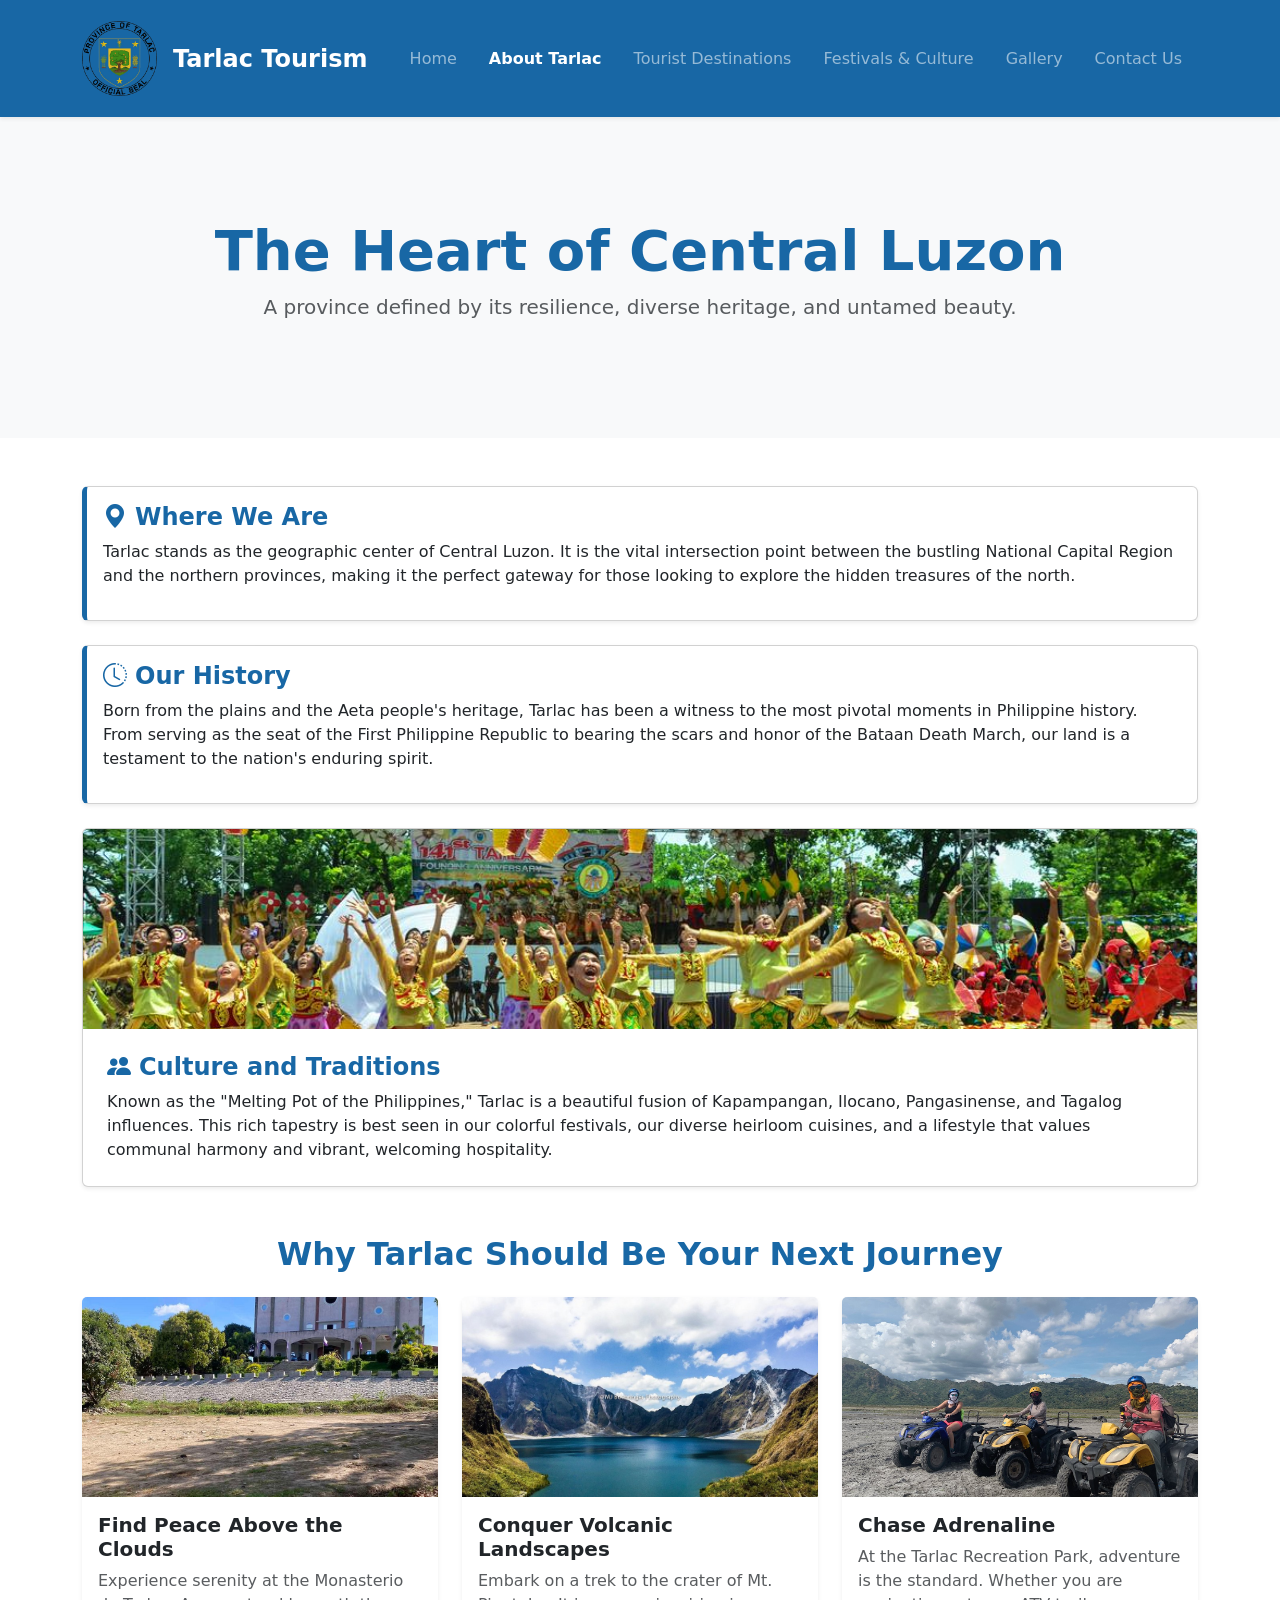
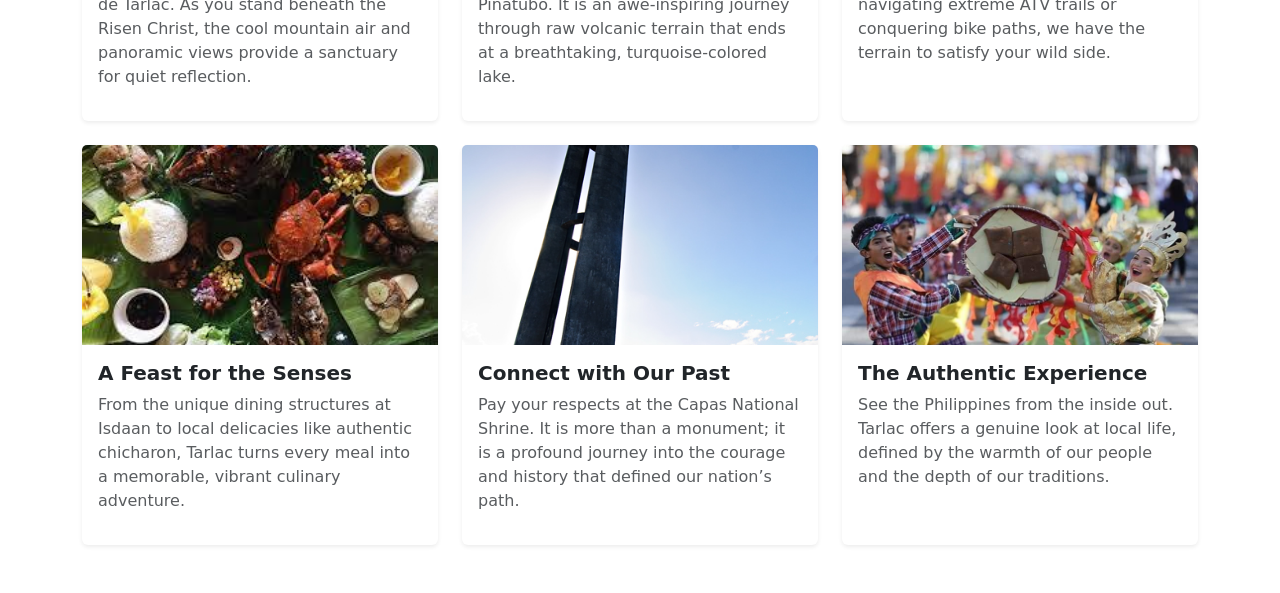
<file: about-tarlac.html>
<!DOCTYPE html>
<html lang="en">
<head>
    <meta charset="UTF-8">
    <meta name="viewport" content="width=device-width, initial-scale=1.0">
    <title>Welcome to Tarlac!</title>
    <link href="https://cdn.jsdelivr.net/npm/bootstrap@5.3.3/dist/css/bootstrap.min.css" rel="stylesheet">
    <link href="https://cdn.jsdelivr.net/npm/bootstrap-icons@1.11.3/font/bootstrap-icons.min.css" rel="stylesheet">
    <link href="styles/styles.css" rel="stylesheet" type="text/css">
</head>
<body>

    <!-- Navigation Bar -->
    <nav class="navbar navbar-expand-lg navbar-dark bg-tarlac-blue shadow-sm py-3">
        <div class="container d-flex justify-content-between align-items-center">
            <a class="navbar-brand fw-bold fs-4 d-flex align-items-center" href="index.html">
                <img src="images/tarlac-logo.png" alt="Tarlac Logo" style="height: 75px; width: auto;" class="me-3">
                Tarlac Tourism
            </a>
            <div class="collapse navbar-collapse" id="navbarNav">
                <ul class="navbar-nav ms-auto align-items-center">
                    <li class="nav-item mx-lg-2"><a class="nav-link" href="index.html">Home</a></li>
                    <li class="nav-item mx-lg-2"><a class="nav-link active fw-bold" href="about-tarlac.html">About Tarlac</a></li>
                    <li class="nav-item mx-lg-2"><a class="nav-link" href="tourist-destinations.html">Tourist Destinations</a></li>
                    <li class="nav-item mx-lg-2"><a class="nav-link" href="festivals-culture.html">Festivals & Culture</a></li>
                    <li class="nav-item mx-lg-2"><a class="nav-link" href="gallery.html">Gallery</a></li>
                    <li class="nav-item mx-lg-2"><a class="nav-link" href="contact-us.html">Contact Us</a></li>
                </ul>
            </div>
        </div>
    </nav>

    <!-- Hero Section -->
    <header class="hero-section text-center">
        <div class="container">
            <h1 class="fw-bold text-tarlac-blue display-4">The Heart of Central Luzon</h1>
            <p class="lead text-muted">A province defined by its resilience, diverse heritage, and untamed beauty.</p>
        </div>
    </header>

    <div class="container py-5">
        
        <!-- BACKGROUND -->
        <section class="mb-5">
            <!--  LOCATION -->
            <div class="card mb-4 shadow-sm info-card">
                <div class="card-body">
                    <h4 class="text-tarlac-blue fw-bold"><i class="bi bi-geo-alt-fill me-2"></i>Where We Are</h4>
                    <p>Tarlac stands as the geographic center of Central Luzon. It is the vital intersection point between the bustling National Capital Region and the northern provinces, making it the perfect gateway for those looking to explore the hidden treasures of the north.</p>
                </div>
            </div>

            <!--  HISTORY -->
            <div class="card mb-4 shadow-sm info-card">
                <div class="card-body">
                    <h4 class="text-tarlac-blue fw-bold"><i class="bi bi-clock-history me-2"></i>Our History</h4>
                    <p>Born from the plains and the Aeta people's heritage, Tarlac has been a witness to the most pivotal moments in Philippine history. From serving as the seat of the First Philippine Republic to bearing the scars and honor of the Bataan Death March, our land is a testament to the nation's enduring spirit.</p>
                </div>
            </div>

            <!--  CULTURE AND TRADITIONS -->
            <div class="card mb-4 shadow-sm">
                <img src="images/culture-landscape.jpg" class="card-img-top landscape-img" alt="Tarlac Cultural Heritage">
                <div class="card-body p-4">
                    <h4 class="text-tarlac-blue fw-bold"><i class="bi bi-people-fill me-2"></i>Culture and Traditions</h4>
                    <p class="card-text">Known as the "Melting Pot of the Philippines," Tarlac is a beautiful fusion of Kapampangan, Ilocano, Pangasinense, and Tagalog influences. This rich tapestry is best seen in our colorful festivals, our diverse heirloom cuisines, and a lifestyle that values communal harmony and vibrant, welcoming hospitality.</p>
                </div>
            </div>
        </section>

        <!--  WHY VISIT? -->
        <h2 class="text-center text-tarlac-blue fw-bold mb-4">Why Tarlac Should Be Your Next Journey</h2>
        <div class="row g-4">
            
            <div class="col-md-4">
                <div class="card h-100 shadow-sm border-0">
                    <img src="images/monasterio-vibe.jpg" class="card-img-top reason-img" alt="Monasterio de Tarlac">
                    <div class="card-body">
                        <h5 class="fw-bold">Find Peace Above the Clouds</h5>
                        <p class="text-muted">Experience serenity at the Monasterio de Tarlac. As you stand beneath the Risen Christ, the cool mountain air and panoramic views provide a sanctuary for quiet reflection.</p>
                    </div>
                </div>
            </div>

            <div class="col-md-4">
                <div class="card h-100 shadow-sm border-0">
                    <img src="images/pinatubo-crater.jpg" class="card-img-top reason-img" alt="Mount Pinatubo">
                    <div class="card-body">
                        <h5 class="fw-bold">Conquer Volcanic Landscapes</h5>
                        <p class="text-muted">Embark on a trek to the crater of Mt. Pinatubo. It is an awe-inspiring journey through raw volcanic terrain that ends at a breathtaking, turquoise-colored lake.</p>
                    </div>
                </div>
            </div>

            <div class="col-md-4">
                <div class="card h-100 shadow-sm border-0">
                    <img src="images/atv-adventure.jpg" class="card-img-top reason-img" alt="ATV Adventure">
                    <div class="card-body">
                        <h5 class="fw-bold">Chase Adrenaline</h5>
                        <p class="text-muted">At the Tarlac Recreation Park, adventure is the standard. Whether you are navigating extreme ATV trails or conquering bike paths, we have the terrain to satisfy your wild side.</p>
                    </div>
                </div>
            </div>

            <div class="col-md-4">
                <div class="card h-100 shadow-sm border-0">
                    <img src="images/isdaan-food.jpg" class="card-img-top reason-img" alt="Isdaan Village">
                    <div class="card-body">
                        <h5 class="fw-bold">A Feast for the Senses</h5>
                        <p class="text-muted">From the unique dining structures at Isdaan to local delicacies like authentic chicharon, Tarlac turns every meal into a memorable, vibrant culinary adventure.</p>
                    </div>
                </div>
            </div>

            <div class="col-md-4">
                <div class="card h-100 shadow-sm border-0">
                    <img src="images/history-shrine.jpg" class="card-img-top reason-img" alt="Capas Shrine">
                    <div class="card-body">
                        <h5 class="fw-bold">Connect with Our Past</h5>
                        <p class="text-muted">Pay your respects at the Capas National Shrine. It is more than a monument; it is a profound journey into the courage and history that defined our nation’s path.</p>
                    </div>
                </div>
            </div>

            <div class="col-md-4">
                <div class="card h-100 shadow-sm border-0">
                    <img src="images/local-culture.jpg" class="card-img-top reason-img" alt="Culture">
                    <div class="card-body">
                        <h5 class="fw-bold">The Authentic Experience</h5>
                        <p class="text-muted">See the Philippines from the inside out. Tarlac offers a genuine look at local life, defined by the warmth of our people and the depth of our traditions.</p>
                    </div>
                </div>
            </div>

        </div>
    </div>

    <script src="https://cdn.jsdelivr.net/npm/bootstrap@5.3.3/dist/js/bootstrap.bundle.min.js"></script>
</body>
</html>
</file>
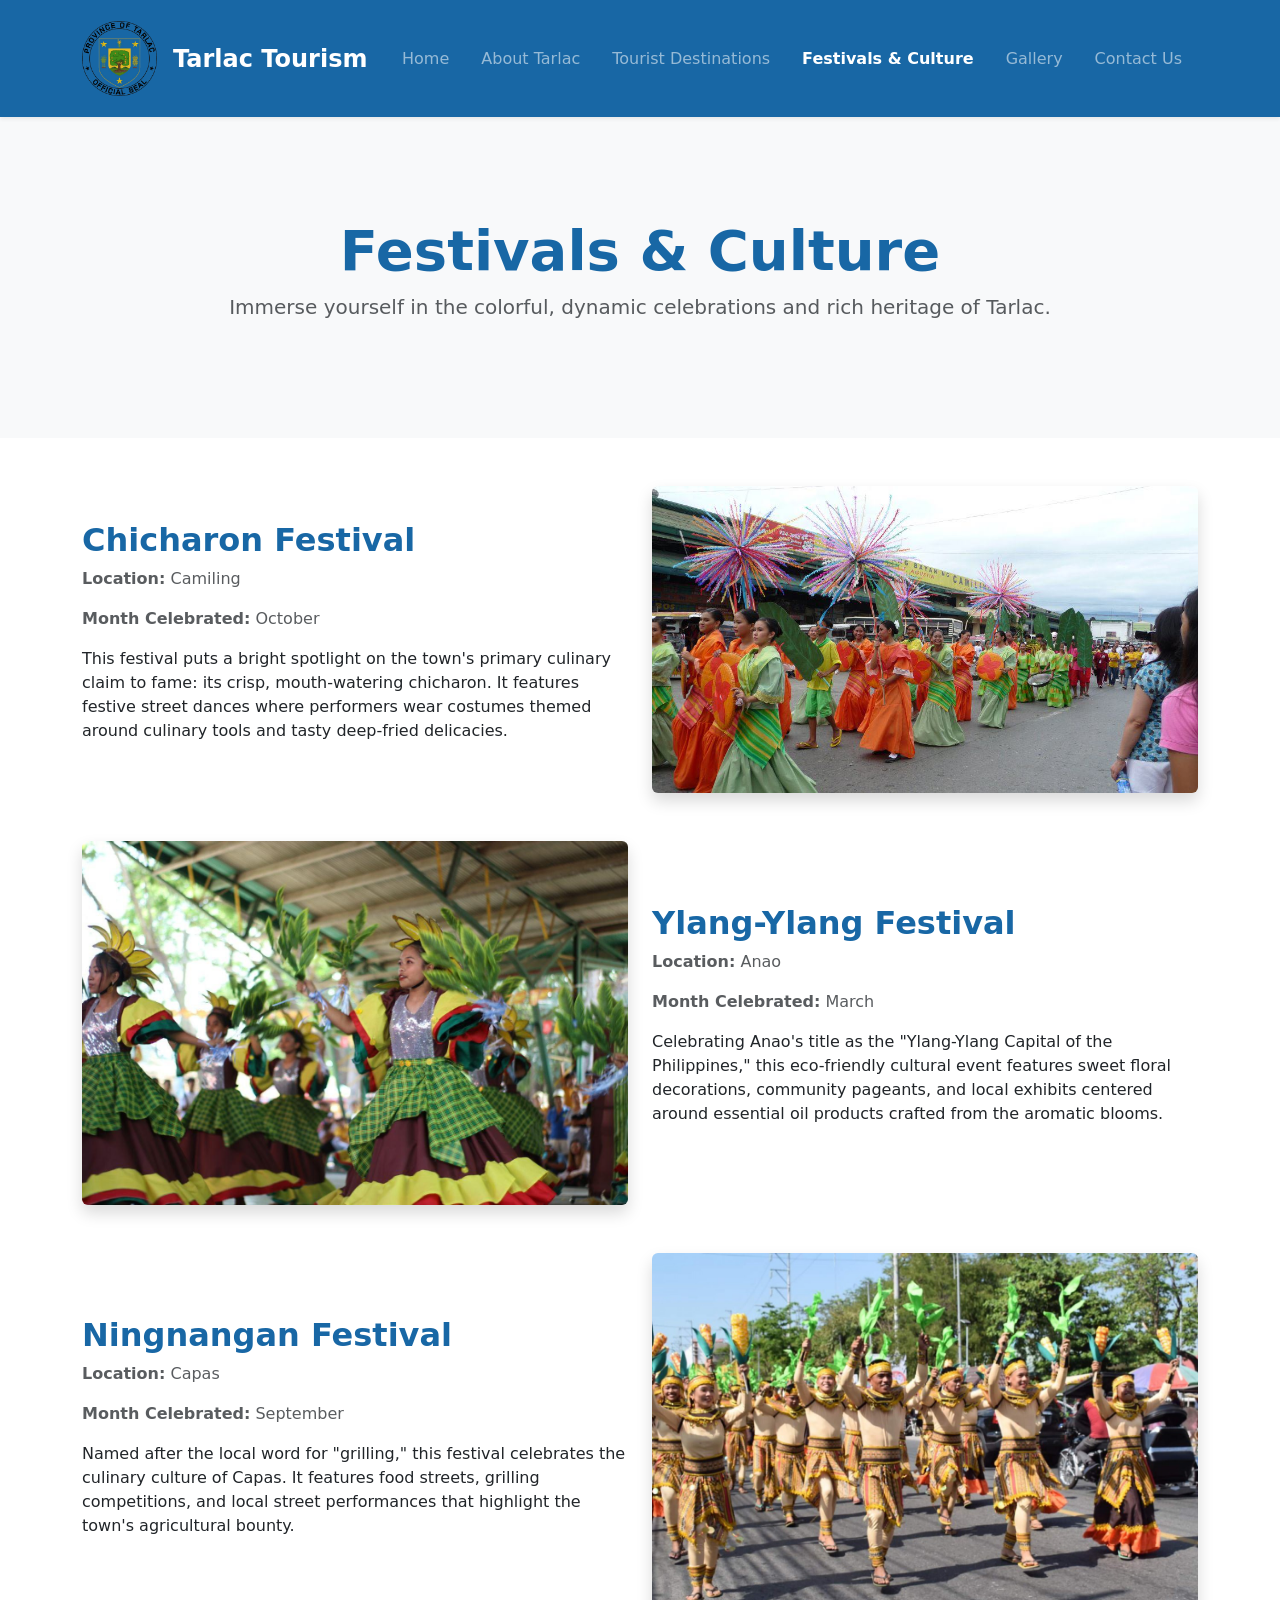
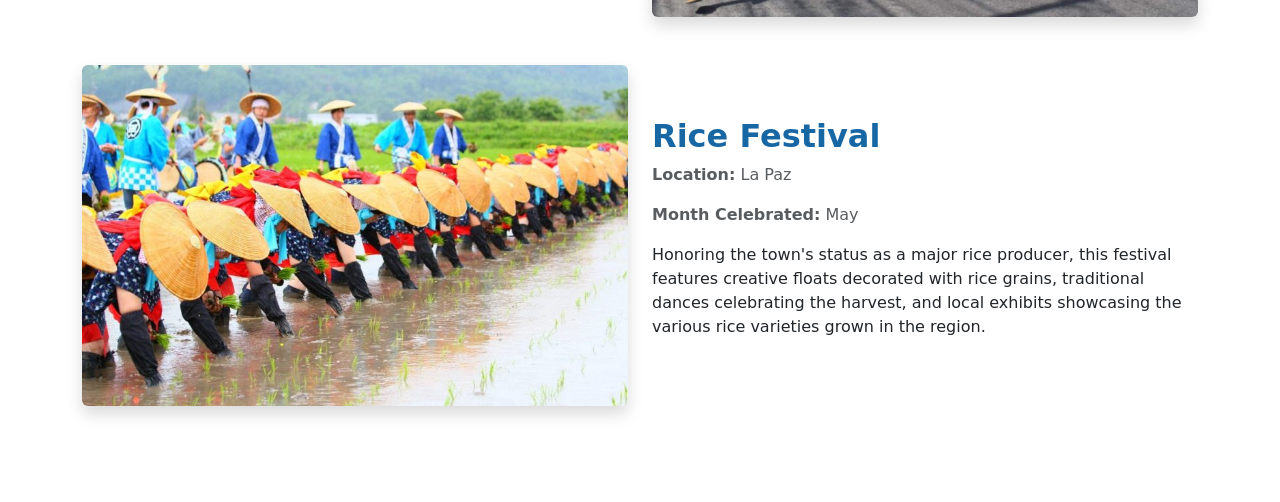
<file: festivals-culture.html>
<!DOCTYPE html>
<html lang="en">
<head>
    <meta charset="UTF-8">
    <meta name="viewport" content="width=device-width, initial-scale=1.0">
    <title>Welcome to Tarlac!</title>
    <link href="https://cdn.jsdelivr.net/npm/bootstrap@5.3.3/dist/css/bootstrap.min.css" rel="stylesheet">
    <link href="https://cdn.jsdelivr.net/npm/bootstrap-icons@1.11.3/font/bootstrap-icons.min.css" rel="stylesheet">
    <link rel="stylesheet" type="text/css" href="styles/styles.css">
</head>
<body>

    <nav class="navbar navbar-expand-lg navbar-dark bg-tarlac-blue shadow-sm py-3">
        <div class="container">
            <a class="navbar-brand fw-bold fs-4 d-flex align-items-center" href="index.html">
                <img src="images/tarlac-logo.png" alt="Tarlac Logo" style="height: 75px; width: auto;" class="me-3">
                Tarlac Tourism
            </a>
            <div class="collapse navbar-collapse" id="navbarNav">
                <ul class="navbar-nav ms-auto align-items-center">
                    <li class="nav-item mx-lg-2"><a class="nav-link" href="index.html">Home</a></li>
                    <li class="nav-item mx-lg-2"><a class="nav-link" href="about-tarlac.html">About Tarlac</a></li>
                    <li class="nav-item mx-lg-2"><a class="nav-link" href="tourist-destinations.html">Tourist Destinations</a></li>
                    <li class="nav-item mx-lg-2"><a class="nav-link active fw-bold" href="#">Festivals & Culture</a></li>
                    <li class="nav-item mx-lg-2"><a class="nav-link" href="gallery.html">Gallery</a></li>
                    <li class="nav-item mx-lg-2"><a class="nav-link" href="contact-us.html">Contact Us</a></li>
                </ul>
            </div>
        </div>
    </nav>

    <header class="hero-section text-center">
        <div class="container">
            <h1 class="display-4 fw-bold text-tarlac-blue">Festivals & Culture</h1>
            <p class="lead text-muted">Immerse yourself in the colorful, dynamic celebrations and rich heritage of Tarlac.</p>
        </div>
    </header>

    <section class="py-5">
        <div class="container">
            
            <div class="row align-items-center mb-5">
                <div class="col-md-6">
                    <h2 class="fw-bold text-tarlac-blue">Chicharon Festival</h2>
                    <p class="text-muted"><strong>Location:</strong> Camiling</p>
                    <p class="text-muted"><strong>Month Celebrated:</strong> October</p>
                    <p>This festival puts a bright spotlight on the town's primary culinary claim to fame: its crisp, mouth-watering chicharon. It features festive street dances where performers wear costumes themed around culinary tools and tasty deep-fried delicacies.</p>
                </div>
                <div class="col-md-6">
                    <img src="images/chicharon-festival.jpg" class="img-fluid rounded shadow" alt="Chicharon Festival">
                </div>
            </div>

            <div class="row align-items-center mb-5 flex-row-reverse">
                <div class="col-md-6">
                    <h2 class="fw-bold text-tarlac-blue">Ylang-Ylang Festival</h2>
                    <p class="text-muted"><strong>Location:</strong> Anao</p>
                    <p class="text-muted"><strong>Month Celebrated:</strong> March</p>
                    <p>Celebrating Anao's title as the "Ylang-Ylang Capital of the Philippines," this eco-friendly cultural event features sweet floral decorations, community pageants, and local exhibits centered around essential oil products crafted from the aromatic blooms.</p>
                </div>
                <div class="col-md-6">
                    <img src="images/ylang-festival.jpg" class="img-fluid rounded shadow" alt="Ylang-Ylang Festival">
                </div>
            </div>

            <div class="row align-items-center mb-5">
                <div class="col-md-6">
                    <h2 class="fw-bold text-tarlac-blue">Ningnangan Festival</h2>
                    <p class="text-muted"><strong>Location:</strong> Capas</p>
                    <p class="text-muted"><strong>Month Celebrated:</strong> September</p>
                    <p>Named after the local word for "grilling," this festival celebrates the culinary culture of Capas. It features food streets, grilling competitions, and local street performances that highlight the town's agricultural bounty.</p>
                </div>
                <div class="col-md-6">
                    <img src="images/ningnangan-festival.jpg" class="img-fluid rounded shadow" alt="Ningnangan Festival">
                </div>
            </div>

            <div class="row align-items-center mb-5 flex-row-reverse">
                <div class="col-md-6">
                    <h2 class="fw-bold text-tarlac-blue">Rice Festival</h2>
                    <p class="text-muted"><strong>Location:</strong> La Paz</p>
                    <p class="text-muted"><strong>Month Celebrated:</strong> May</p>
                    <p>Honoring the town's status as a major rice producer, this festival features creative floats decorated with rice grains, traditional dances celebrating the harvest, and local exhibits showcasing the various rice varieties grown in the region.</p>
                </div>
                <div class="col-md-6">
                    <img src="images/rice-festival.jpg" class="img-fluid rounded shadow" alt="Rice Festival">
                </div>
            </div>
        </div>
    </section>

    <script src="https://cdn.jsdelivr.net/npm/bootstrap@5.3.3/dist/js/bootstrap.bundle.min.js"></script>
</body>
</html>
</file>
<file: styles/styles.css>
.bg-tarlac-blue {
    background-color: #1867a5 !important;
}

.text-tarlac-blue {
    color: #1867a5 !important;
}

.btn-tarlac {
    background-color: #1867a5;
    color: white;
    border: none;
    padding: 10px 25px;
    font-size: 1.1rem;
}

.btn-tarlac:hover {
    background-color: #124f80;
    color: white;
}

.hero-section {
    background-color: #f8f9fa;
    padding: 100px 0;
}

.nav-spots .nav-link {
    color: #495057;
    font-weight: 500;
    cursor: pointer;
    border-radius: 20px;
    margin: 5px;
    transition: 0.3s;
}

.nav-spots .nav-link.active {
    background-color: #1867a5 !important;
    color: white !important;
}

.spot-card img {
    height: 250px;
    object-fit: cover;
}

.badge-category {
    background-color: #e3f2fd;
    color: #1867a5;
    font-weight: 600;
}

.reason-img {
    height: 200px;
    object-fit: cover;
    width: 100%;
}

.landscape-img {
    height: 300px;
    object-fit: cover;
    width: 100%;
}

.info-card {
    border-left: 5px solid #1867a5;
}

.nav-spots .nav-link { 
    border: none; 
    padding: 10px 20px;
}

.nav-spots .nav-link:hover { 
    background-color: #e9ecef; 
    color: #1867a5; 
}

/* Interactive Cards Scaling & Aspect Controls */
.spot-card img { 
    height: 210px; 
    object-fit: cover; 
    cursor: pointer; 
    transition: transform 0.2s; 
}

.spot-card img:hover { 
    transform: scale(1.02); 
}

/* Integrated Gallery Lightbox Overlay Layout */
.lightbox-overlay {
    position: fixed; 
    top: 0; 
    left: 0; 
    width: 100%; 
    height: 100%;
    background: rgba(0, 0, 0, 0.9); 
    z-index: 2000;
    display: none; 
    align-items: center; 
    justify-content: center;
}

.lightbox-img { 
    max-width: 85%; 
    max-height: 75vh; 
    border: 3px solid white; 
    border-radius: 4px; 
}

.lightbox-caption { 
    color: white; 
    margin-top: 15px; 
    font-size: 1.2rem; 
    text-align: center; 
}

.lightbox-btn {
    position: absolute; 
    top: 50%; 
    transform: translateY(-50%);
    background: rgba(255,255,255,0.1); 
    border: none; 
    color: white;
    font-size: 2.5rem; 
    padding: 10px 20px; 
    cursor: pointer; 
    border-radius: 5px;
}

.lightbox-btn:hover { 
    background: rgba(255,255,255,0.3); 
}

.lightbox-prev { 
    left: 5%; 
}

.lightbox-next { 
    right: 5%; 
}

.lightbox-close { 
    position: absolute; 
    top: 3%; 
    right: 5%; 
    font-size: 3rem; 
    color: white; 
    cursor: pointer; 
}

.festival-card { 
    transition: transform 0.3s ease; 
}

.festival-card:hover { 
    transform: translateY(-10px); 
}

.festival-card img { 
    height: 250px; 
    object-fit: cover; 
}

.spot-card { 
    transition: transform 0.3s ease; 
    height: 100%; 
}

.spot-card:hover { 
    transform: translateY(-10px); 
}

.card-img-top { 
    height: 200px; 
    object-fit: cover; 
    cursor: pointer; 
}

.badge-category { 
    background-color: #1867a5; 
    color: #ffffff; 
    font-size: 0.75rem; 
}

.form-control:focus, 
.form-select:focus { 
    border-color: #1867a5; 
    box-shadow: 0 0 0 0.25rem rgba(24, 103, 165, 0.25); 
}
</file>
